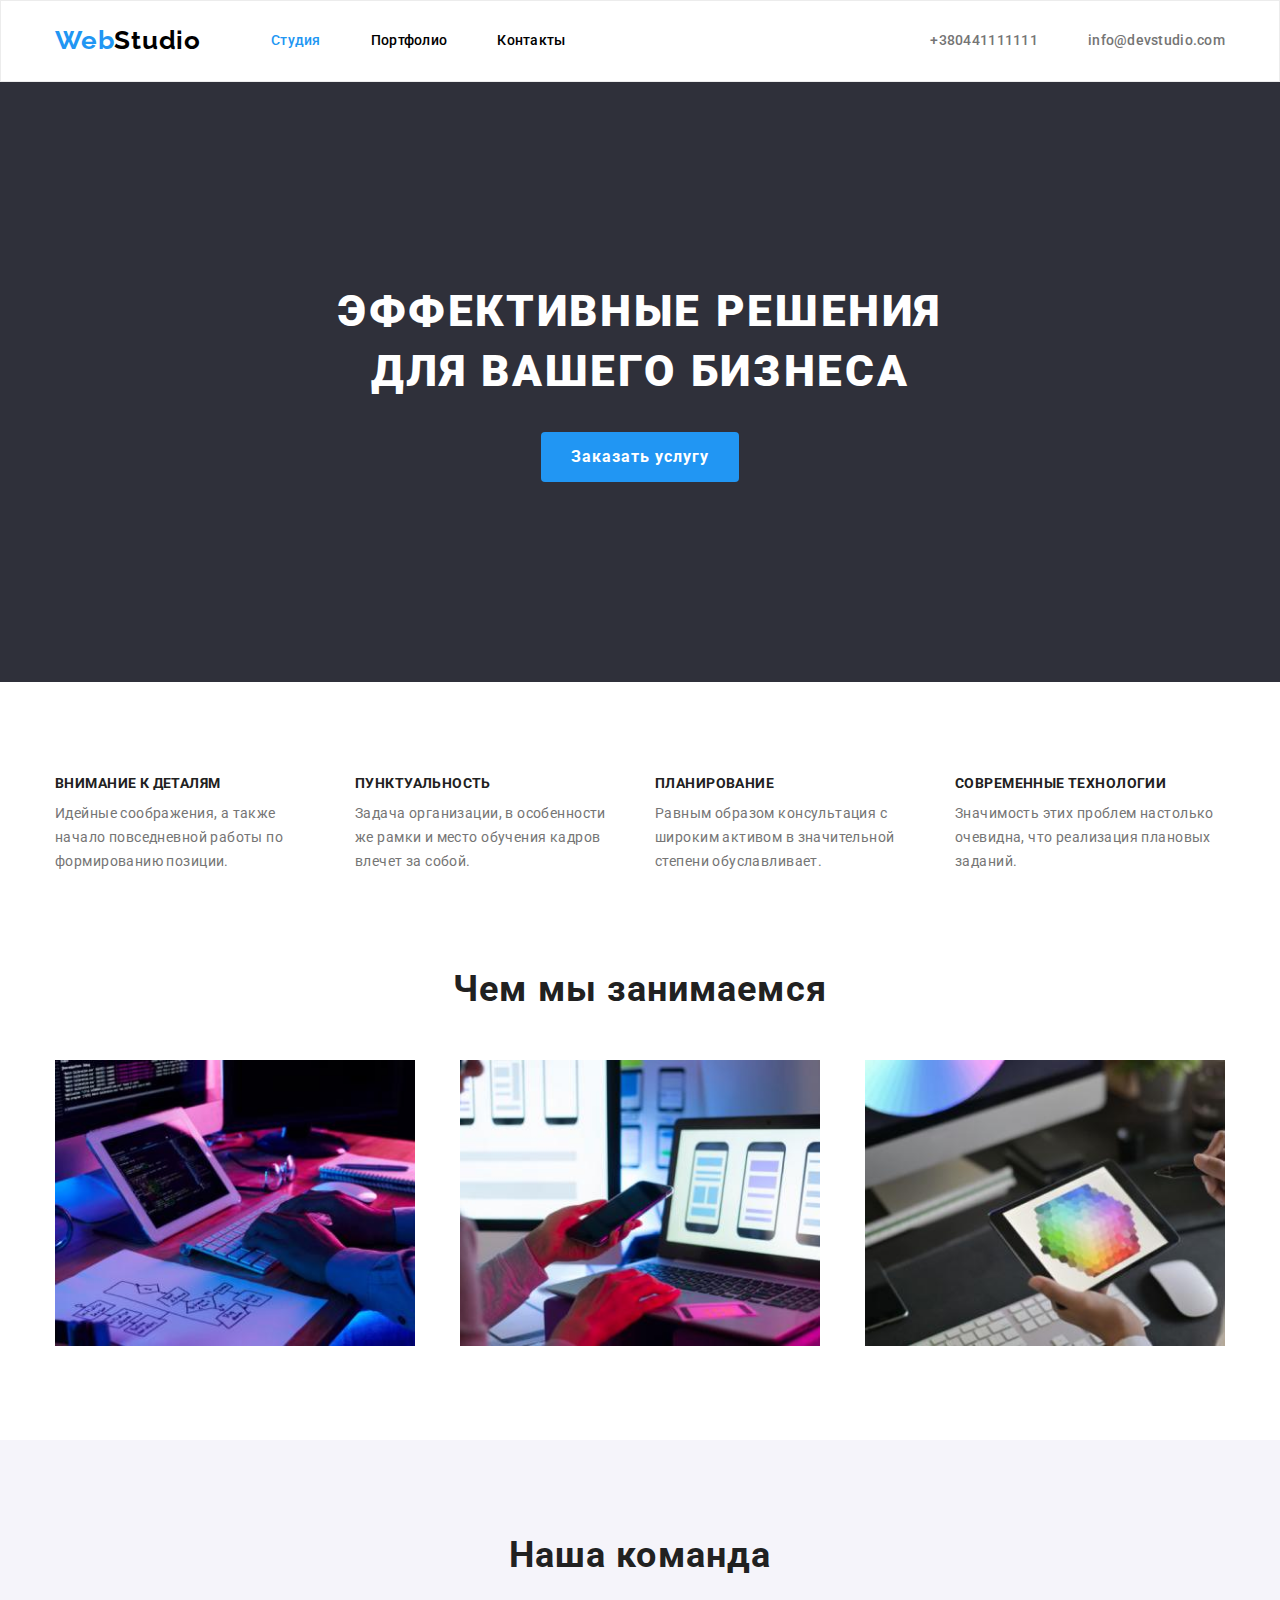
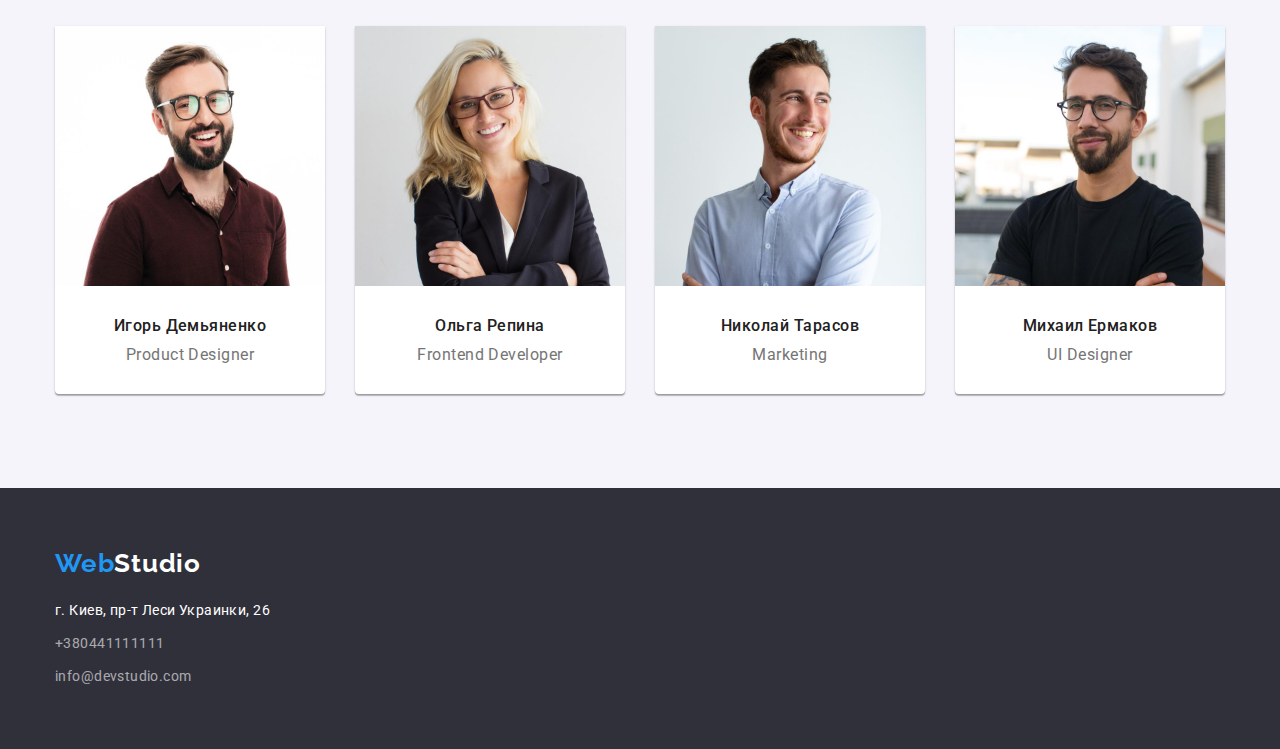
<file: index.html>
<!DOCTYPE html>
<html lang="ru">
<head>
    <meta charset="UTF-8">
    <meta http-equiv="X-UA-Compatible" content="IE=edge">
    <meta name="viewport" content="width=device-width, initial-scale=1.0">
    <title>WebStudio</title>
    <link rel="preconnect" href="https://fonts.googleapis.com">
    <link rel="preconnect" href="https://fonts.gstatic.com" crossorigin>
    <link href="https://fonts.googleapis.com/css2?family=Raleway:wght@700&family=Roboto:wght@400;500;700;900&display=swap"
        rel="stylesheet">
        <link rel="stylesheet" href="./css/modern-normalize.css">
    <link rel="stylesheet" href="./css/styles.css" />
</head>

<body>
    <header class="header">
        <div class="container header-container">
        <nav class="header-navigation">
        <a class="header-logo link" href="./index.html" lang="en">Web<span class="second-half-logo">Studio</span></a>
                <ul class="header-list list">
                    <li class="navigation-item"><a class="header-link link current" href="./index.html" >Студия</a></li>
                    <li class="navigation-item"><a class="header-link link" href ="./portfolio.html" >Портфолио</a></li>
                    <li class="navigation-item"><a class="header-link link" href ="">Контакты</a></li>
                </ul>
        </nav>
        <div class="header-right">
        <ul class="header-contacts-list list">
            <li class="header-contacts"><a class="contacts-link link" href="tel:+38044111111">+380441111111</a></li>
            <li class="header-contacts"><a class="contacts-link link" href="mailto:info@devstudio.com">info@devstudio.com</a></li>
        </ul>
        </div>
        </div>
    </header>

    <main>
        <section class="main-site-section section">
            <div class="container main-container">
            <h1 class="main-title">Эффективные решения для вашего бизнеса</h1>
            <button class="main-section-btn btn" type="button">Заказать услугу</button>
        </div>
        </section>
        
        <section class="hero">
            <div class="container hero-container">
        <h2 hidden>О нас</h2>
            <ul class="hero-list list">
          <li class="hero-item">
            <h3 class="hero-title">Внимание к деталям</h3>
            <p class="hero-after-title">Идейные соображения, а также начало повседневной работы по формированию позиции.</p>
        </li>

        <li class="hero-item">
            <h3 class="hero-title">Пунктуальность</h3>
            <p class="hero-after-title">Задача организации, в особенности же рамки и место обучения кадров влечет за собой.</p>
        </li>

        <li class="hero-item">
            <h3 class="hero-title">Планирование</h3>
            <p class="hero-after-title">Равным образом консультация с широким активом в значительной степени обуславливает.</p>
        </li>
        
        <li class="hero-item">
            <h3 class="hero-title">Современные технологии</h3>
            <p class="hero-after-title">Значимость этих проблем настолько очевидна, что реализация плановых заданий.</p>
        </li>
        </ul>
    </div>
    </section>

        <section class="about-us">
       <div class="container">
            <h2 class="about-us-title">Чем мы занимаемся</h2>
            <ul class="about-us-list list">
                <li class="aboutus-item"><img src="./images/about-img-1.jpg" alt="набирает код" width="370" height="294"></li>
                <li class="aboutus-item"><img src="./images/about-img-2.jpg" alt="делает дизайн" width="370" height="294"></li>
                <li class="aboutus-item"><img src="./images/about-img-3.jpg" alt="планшет" width="370" height="294"></li>
            </ul>
        </div>
    </section>

       <section class="ourteam section">
           <div class="container">
            <h2 class="ourteam-general-title">Наша команда</h2>
            <ul class="ourteam-list">
                <li class="ourteam-emp">
                    <img src="./images/ourteam-img1.jpg" alt="игорь" width="270" height="260"> 
                <div class="ourteam-content">
                    <h3 class="ourteam-title">Игорь Демьяненко</h3>
                <p class="ourteam-after-title" lang="en">Product Designer</p>
                </div>
                </li>

                <li class="ourteam-emp">
                    <img src="./images/ourteam-img2.jpg" alt="ольга" width="270" height="260">
                    <div class="ourteam-content">
                <h3 class="ourteam-title">Ольга Репина</h3>
                <p class="ourteam-after-title" lang="en">Frontend Developer</p>
                </div>
                </li>

                <li class="ourteam-emp">
                    <img src="./images/ourteam-img3.jpg" alt="николай" width="270" height="260">
                    <div class="ourteam-content">
                <h3 class="ourteam-title">Николай Тарасов</h3>
                <p class="ourteam-after-title" lang="en">Marketing</p>
                </div>
                </li>

                <li class="ourteam-emp">
                    <img src="./images/ourteam-img4.jpg" alt="михаил" width="270" height="260">
                    <div class="ourteam-content">
                <h3 class="ourteam-title">Михаил Ермаков</h3>
                <p class="ourteam-after-title" lang="en">UI Designer</p>
                </div>
                </li>
            </ul>
            </div>
       </section>
    </main>

<footer class="footer">
    <div class="container"> 
    <a class="footer-logo link" href="./index.html" lang="en">Web<span class="second-half-footer">Studio</span></a>

    <address>
        <ul class="footer-list list">
            <li class="footer-item-map"><a class="footer-link link" href="https://goo.gl/maps/9pJqKWq2jwtpLrGC7" 
                target="_blank" 
                rel="noopener noreferrer">г. Киев, пр-т Леси Украинки, 26</a> 
            </li> 
            <li class="footer-item"><a class="footer-second-link link" href="tel:+38044111111">+380441111111</a></li>
            <li class="footer-item"><a class="footer-third-link link" href="mailto:info@devstudio.com">info@devstudio.com</a></li>
        </ul>
    </address>
    </div>

</footer>
</body>
</html>
</file>
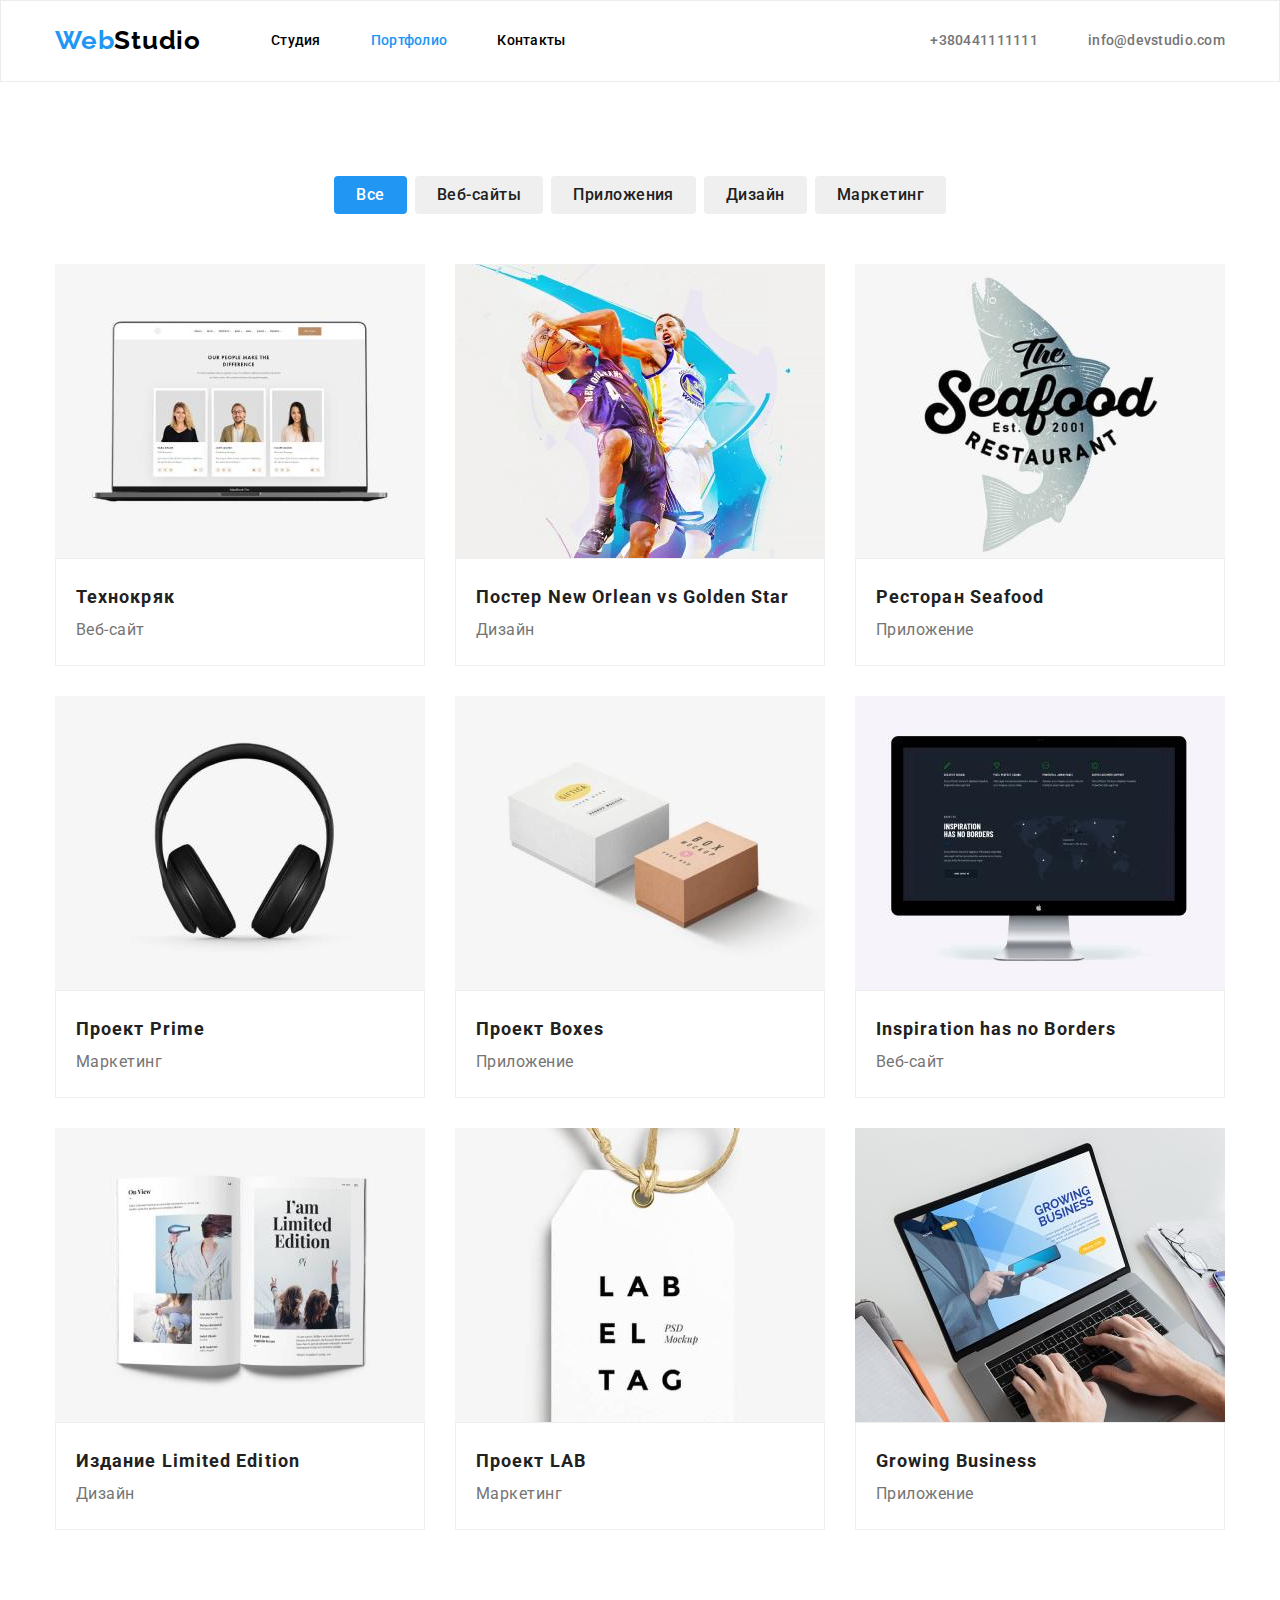
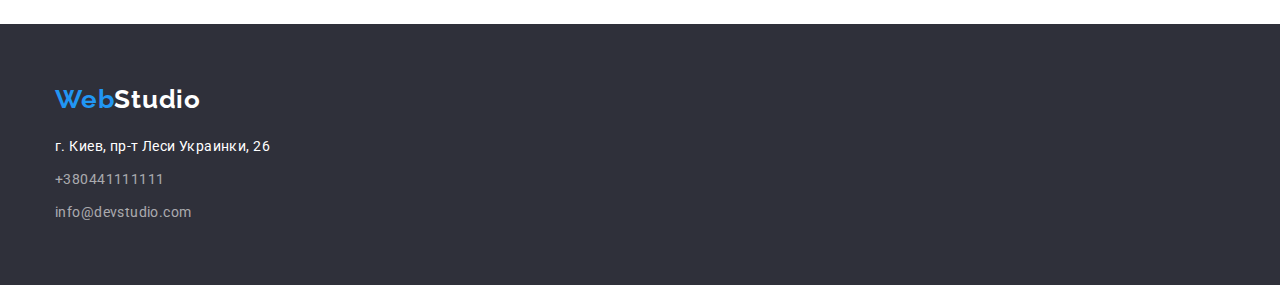
<file: portfolio.html>
<!DOCTYPE html>
<html lang="ru">

<head>
    <meta charset="UTF-8">
    <meta http-equiv="X-UA-Compatible" content="IE=edge">
    <meta name="viewport" content="width=device-width, initial-scale=1.0">
    <title>WebStudio</title>
    <link rel="preconnect" href="https://fonts.googleapis.com">
    <link rel="preconnect" href="https://fonts.gstatic.com" crossorigin>
    <link
        href="https://fonts.googleapis.com/css2?family=Raleway:wght@700&family=Roboto:wght@400;500;700;900&display=swap"
        rel="stylesheet">
        <link rel="stylesheet" href="./css/modern-normalize.css">
    <link rel="stylesheet" href="./css/styles.css" />
</head>

<body>
    <header class="header">
        <div class="container header-container">
            <nav class="header-navigation">
                <a class="header-logo link" href="./index.html" lang="en">Web<span
                        class="second-half-logo">Studio</span></a>
                <ul class="header-list list">
                    <li class="navigation-item"><a class="header-link link" href="./index.html">Студия</a></li>
                    <li class="navigation-item"><a class="header-link link current" href="./portfolio.html">Портфолио</a></li>
                    <li class="navigation-item"><a class="header-link link" href="">Контакты</a></li>
                </ul>
            </nav>
            <div class="header-right">
                <ul class="header-contacts-list list">
                    <li class="header-contacts"><a class="contacts-link link" href="tel:+38044111111">+380441111111</a>
                    </li>
                    <li class="header-contacts"><a class="contacts-link link"
                            href="mailto:info@devstudio.com">info@devstudio.com</a></li>
                </ul>
            </div>
        </div>
    </header>

    <main>
        <section class="portfolio">
            <div class="container portfolio-container">
                
                <h1 class="visually-hidden">Портфолио</h1>
               
            <ul class="buttons-list list">
            <li class="buttons-list-item"><button class="portfolio-button current-button" type="button">Все</button></li>
            <li class="buttons-list-item"><button class="portfolio-btn" type="button">Веб-сайты</button></li>
            <li class="buttons-list-item"><button class="portfolio-btn" type="button">Приложения</button></li>
            <li class="buttons-list-item"><button class="portfolio-btn" type="button">Дизайн</button></li>
            <li class="buttons-list-item"><button class="portfolio-btn" type="button">Маркетинг</button></li>
            </ul>

            <div>
            <ul class="portfolio-list list">
        <li class="portfolio-list-item"><img src="./images/port-img-1.jpg" alt="веб-сайт" width="370" height="294">
            <div class="portfolio-content">
            <h2 class="portfolio-list-gentitle">Технокряк</h2>
            <p class="portfolio-list-title">Веб-сайт</p>
            </div>
        </li>

            <li class="portfolio-list-item"><img src="./images/port-img-2.jpg" alt="дизайн" width="370" height="294">
            <div class="portfolio-content">
                <h2 class="portfolio-list-gentitle">Постер New Orlean vs Golden Star</h2>
            <p class="portfolio-list-title">Дизайн</p>
            </div>
        </li>

            <li class="portfolio-list-item"><img src="./images/port-img-3.jpg" alt="приложение" width="370" height="294">
            <div class="portfolio-content">
                <h2 class="portfolio-list-gentitle">Ресторан Seafood</h2>
            <p class="portfolio-list-title">Приложение</p>
            </div>
        </li>

            <li class="portfolio-list-item"><img src="./images/port-img-4.jpg" alt="маркетинг" width="370" height="294">
            <div class="portfolio-content">
                <h2 class="portfolio-list-gentitle">Проект Prime</h2>
            <p class="portfolio-list-title">Маркетинг</p>
            </div>
        </li>

            <li class="portfolio-list-item"><img src="./images/port-img-5.jpg" alt="коробка" width="370" height="294">
            <div class="portfolio-content">
                <h2 class="portfolio-list-gentitle">Проект Boxes</h2>
            <p class="portfolio-list-title">Приложение</p>
            </div>
        </li>

            <li class="portfolio-list-item"><img src="./images/port-img-6.jpg" alt="сайт" width="370" height="294">
            <div class="portfolio-content">
                <h2 lang="en" class="portfolio-list-gentitle">Inspiration has no Borders</h2>
            <p class="portfolio-list-title">Веб-сайт</p>
            </div>
        </li>

            <li class="portfolio-list-item"><img src="./images/port-img-7.jpg" alt="издание" width="370" height="294">
            <div class="portfolio-content">
                <h2 class="portfolio-list-gentitle">Издание Limited Edition</h2>
            <p class="portfolio-list-title">Дизайн</p>
            </div>
        </li>

            <li class="portfolio-list-item"><img src="./images/port-img-8.jpg" alt="проект" width="370" height="294">
            <div class="portfolio-content">
                <h2 class="portfolio-list-gentitle">Проект LAB</h2>
            <p class="portfolio-list-title">Маркетинг</p>
            </div>
            </li>

            <li class="portfolio-list-item"><img src="./images/port-img-9.jpg" alt="бизнес" width="370" height="294">
                <div class="portfolio-content">
                <h2 class="portfolio-list-gentitle">Growing Business</h2>
                <p class="portfolio-list-title">Приложение</p>
                </div>
            </li>
            </ul>
        </div>
        </div>
        </section>
        </main>

        <footer class="footer">
            <div class="container">
                <div class="logo-footer">
                    <a class="footer-logo link" href="./index.html" lang="en">Web<span
                            class="second-half-footer">Studio</span></a>
                </div>
        
                <address>
                    <ul class="footer-list list">
                        <li class="footer-item-map"><a class="footer-link link" href="https://goo.gl/maps/9pJqKWq2jwtpLrGC7"
                                target="_blank" rel="noopener noreferrer">г. Киев, пр-т Леси Украинки, 26</a>
                        </li>
                        <li class="footer-item"><a class="footer-second-link link" href="tel:+38044111111">+380441111111</a>
                        </li>
                        <li class="footer-item"><a class="footer-third-link link"
                                href="mailto:info@devstudio.com">info@devstudio.com</a></li>
                    </ul>
                </address>
            </div>
        </footer>
        </body>
        </html>
</file>
<file: css/styles.css>
:root {
  --main-title-color: #ffffff;
  --second-title-color: #212121;
  --first-text-color: #757575;
  --second-text-color: rgba(255, 255, 255, 0.6);
  --third-text-color: #000000;
  --header-text-color: #2196f3;
  --accent-color: #2196f3;
  --main-site-section: #2f303a;
  --ourteam-section: #f5f4fa;
  --border-header-color: #ececec;
  --card-set-gap: 30px;
  --card-shadow: 0px 2px 1px -1px rgba (0, 0, 0, 0.2),
    0px 1px 3px 0px rgba(0, 0, 0, 0.14), 0px 1px 3px 0px rgba(0, 0, 0, 0.12);
}

html {
  box-sizing: border-box;
}


p,
h1,
h2,
h3,
h4,
h5,
h6 {
  margin: 0;
}

.list {
  list-style: none;
  padding: 0;
  margin: 0;
}

.link {
  text-decoration: none;
  color: inherit;
}

ul {
  margin: 0;
  padding: 0;
}

img {
  display: block;
  max-width: 100%;
  height: auto;
}

.container {
  width: 1200px;
  padding: 0 15px;
  margin: 0 auto;
}

.header-list {
  display: flex;
}

.header-navigation {
  display: flex;
  align-items: center;
}

.header-container {
  display: flex;
  align-items: center;
}

.header-right {
  margin-left: auto;
}

.header-logo {
  margin-right: 70px;
}

.navigation-item {
  margin-right: 50px;
  color: var(--third-text-color);
}

.navigation-item:last-child {
  margin-right: 0;
}

.header-contacts {
  margin-right: 50px;
}

.header-contacts:last-child {
  margin-right: 0;
}

body {
  font-family: "Roboto", sans-serif;
  color: var(--main-title-color);
  background-color: var(--main-title-color);
  letter-spacing: 0.03em;
}

.section {
  padding-top: 94px;
  padding-bottom: 94px;
  text-align: center;
}

/*-----------HEADER-------------*/

.header {
  border: 1px solid var(--border-header-color);
}

.header-contacts-list {
  display: flex;
}

.current {
  color: var(--header-text-color);
}

.header-link.current {
  color: var(--accent-color);
}

.header-link {
  display: flex;
  font-weight: 500;
  font-size: 14px;
  line-height: 1.14;
  letter-spacing: 0.02em;
  padding-top: 32px;
  padding-bottom: 32px;
}

.header-link:hover,
.header-link:focus,
.contacts-link:hover,
.contacts-link:focus {
  color: var(--accent-color);
}

.contacts-link {
  display: flex;
  font-weight: 500;
  font-size: 14px;
  line-height: 1.14;
  letter-spacing: 0.02em;
  color: var(--first-text-color);
  padding-top: 32px;
  padding-bottom: 32px;
}

.second-half-logo {
  font-family: Raleway, sans-serif;
  font-weight: bold;
  font-size: 26px;
  line-height: 1.2;
  letter-spacing: 0.03em;
  color: var(--third-text-color);
}

.header-logo {
  font-family: Raleway, sans-serif;
  font-weight: bold;
  font-size: 26px;
  line-height: 1.2;
  letter-spacing: 0.03em;
  color: var(--header-text-color);
  padding-top: 24px;
  padding-bottom: 24px;
}

.main-container {
  flex-direction: column;
}

.btn {
  display: block;
  border: none;
  letter-spacing: 0.03em;
  text-align: center;
  cursor: pointer;
  padding: 10px 30px;
  margin-left: auto;
  margin-right: auto;
  width: auto;
}

.main-title {
  font-weight: 900;
  font-size: 44px;
  line-height: 1.36;
  text-align: center;
  letter-spacing: 0.06em;
  text-transform: uppercase;
  color: var(--main-title-color);
  width: 696px;
  margin-left: auto;
  margin-right: auto;
  margin-bottom: 30px;
}

/*-----------HERO-------------*/

.hero-container {
  display: flex;
  align-items: flex-start;
}

.hero-list {
  display: flex;
}

.hero-item {
  margin-right: 30px;
  width: 270px;
}

.hero-item:last-child {
  margin-right: 0;
}

.hero-title {
  margin-bottom: 10px;
}

.ourteam-general-title {
  margin-bottom: 50px;
}

.ourteam-content {
  padding: 30px 0;
}

.ourteam-content:last-child {
  margin-right: 0;
}

.visually-hidden {
  position: absolute;
  white-space: nowrap;
  width: 1px;
  height: 1px;
  overflow: hidden;
  border: 0;
  padding: 0;
  clip: rect(0 0 0 0);
  clip-path: inset(50%);
  margin: -1px;
}

.main-section-btn {
  border: none;
  cursor: pointer;
  border-radius: 4px;
  font-family: inherit;
  cursor: pointer;
  font-weight: bold;
  font-size: 16px;
  line-height: 1.9;
  display: flex;
  align-items: center;
  text-align: center;
  letter-spacing: 0.06em;
  color: var(--main-title-color);
  background-color: var(--header-text-color);
}

.main-section-btn:hover {
  color: var(--main-title-color);
  background-color: var(--accent-color);
}
.main-section-btn:focus {
  color: var(--main-title-color);
}

.portfolio-button {
  font-family: Roboto;
  font-weight: 500;
  font-size: 16px;
  line-height: 1.62;
  text-align: center;
  justify-content: center;
  letter-spacing: 0.03em;
  color: var(--main-title-color);
  cursor: pointer;
  border: 0;
  border-radius: 4px;
  padding: 6px 22px;
  height: 38px;
  min-width: 73px;
}

.portfolio-btn:focus {
  color: var(--main-title-color);
  background-color: var(--header-text-color);
}

.current-button {
  display: flex;
  cursor: pointer;
  border-radius: 4px;
  border: 0;
  justify-content: center;
  text-align: center;
  color: var(--main-title-color);
  background-color: var(--header-text-color);
  font-style: var(--main-title-color);
  margin-left: auto;
  margin-right: auto;
}

.main-site-section {
  background-color: var(--main-site-section);
  text-align: center;
  padding-top: 200px;
  padding-bottom: 200px;
}

.hero {
  display: flex;
  justify-content: flex-start;
  padding-top: 94px;
  padding-bottom: 94px;
}

.hero-title {
  display: flex;
  justify-content: flex-start;
  font-weight: bold;
  font-size: 14px;
  line-height: 1.14;
  letter-spacing: 0.03em;
  text-transform: uppercase;
  color: var(--second-title-color);
}

.hero-after-title {
  font-weight: normal;
  font-size: 14px;
  line-height: 1.71;
  letter-spacing: 0.03em;
  color: var(--first-text-color);
}

.about-us {
  padding-top: 0;
  padding-bottom: 94px;
}

.about-us-title {
  font-weight: bold;
  font-size: 36px;
  line-height: 1.17;
  text-align: center;
  letter-spacing: 0.03em;
  margin-bottom: 50px;
  color: var(--second-title-color);
}

.about-us-list {
  display: flex;
  flex-wrap: wrap;
}

.aboutus-item {
  flex-basis: calc(100% / 3 - 30px);
  margin-right: auto;
  margin-bottom: auto;

}

.about-us-list:last-child {
  margin-right: 0;
}

.aboutus-item:last-child {
  margin-right: 0;
}

.ourteam {
  background: var(--ourteam-section);
}

.ourteam-list {
  display: flex;
  flex-wrap: wrap;
  text-align: center;
  list-style: none;
}

.ourteam-list:last-child {
  margin-right: 0;
}

.ourteam-emp {
  margin-right: 30px;
  box-shadow: 0px 1px 3px rgba(0, 0, 0, 0.12), 0px 1px 1px rgba(0, 0, 0, 0.14),
    0px 2px 1px rgba(0, 0, 0, 0.2);
  border-radius: 0px 0px 4px 4px;
  background-color: var(--main-title-color);
}

.ourteam-emp:last-child {
  margin-right: 0;
}


.ourteam-general-title {
  font-weight: bold;
  font-size: 36px;
  line-height: 1.17;
  text-align: center;
  letter-spacing: 0.03em;
  color: var(--second-title-color);
}

.ourteam-title {
  margin-bottom: 10px;
  font-weight: 500;
  font-size: 16px;
  line-height: 1.19;
  text-align: center;
  letter-spacing: 0.03em;
  color: var(--second-title-color);
}

.ourteam-after-title {
  font-weight: normal;
  font-size: 16px;
  line-height: 1.19;
  text-align: center;
  letter-spacing: 0.03em;
  color: var(--first-text-color);
}

/*----------FOOTER---------------*/

.footer {
  background: var(--main-site-section);
  padding-top: 60px;
  padding-bottom: 60px;
}

.logo-footer {
  display: block;
}

.footer-logo {
  font-family: Raleway;
  font-style: normal;
  font-weight: bold;
  font-size: 26px;
  line-height: 1.2;
  letter-spacing: 0.03em;
  color: var(--header-text-color);
  text-align: left;
}

.second-half-footer {
  font-family: Raleway;
  font-style: normal;
  font-weight: bold;
  font-size: 26px;
  line-height: 1.2;
  letter-spacing: 0.03em;
  color: var(--main-title-color);
}

.footer-link {
  display: block;
  font-style: normal;
  font-weight: normal;
  font-size: 14px;
  line-height: 1.71;
  letter-spacing: 0.03em;
  color: var(--main-title-color);
}

.footer-second-link,
.footer-third-link {
  font-style: normal;
  font-weight: normal;
  font-size: 14px;
  line-height: 1.71;
  letter-spacing: 0.03em;
  color: rgba(255, 255, 255, 0.6);
}

.footer-second-link {
  display: block;
}

.footer-third-link {
  display: block;
}

.footer-link:hover,
.footer-second-link:hover,
.footer-third-link:hover,
.footer-link:focus,
.footer-second-link:focus,
.footer-third-link:focus {
  color: var(--accent-color);
}

.footer-list {
  display: block;
  text-align: left;
  margin: 0;
  padding-top: 20px;
}

.logo-footer {
  display: flex;
  align-items: flex-start;
}

.footer-item {
  padding-top: 9px;
}

/*---------PORTFOLIO----------*/

.portfolio {
  padding-top: 94px;
  padding-bottom: 94px;
}

.portfolio-container {
  padding-bottom: 0;
}

.portfolio-btn {
  display: inline;
  font-family: Roboto;
  font-weight: 500;
  font-size: 16px;
  line-height: 1.62;
  text-align: center;
  letter-spacing: 0.03em;
  color: var(--second-title-color);
  cursor: pointer;
  border: 0;
  border-radius: 4px;
  padding: 6px 22px;
}

.portfolio-btn:hover {
  background-color: var(--accent-color);
  color: var(--main-title-color);
}

.portfolio-list-gentitle {
  font-weight: bold;
  font-size: 18px;
  line-height: 2;
  letter-spacing: 0.06em;
  color: var(--second-title-color);
}

.buttons-list {
  padding-top: 0;
  padding-right: 0;
  list-style-type: none;
  display: flex;
  justify-content: center;
  margin-bottom: 50px;
  text-align: center;
  letter-spacing: 0.03em;
  line-height: 1.62;
}

.buttons-list-item:last-child {
  margin-right: 0;
}

.buttons-list-item {
  display: flex;
  margin-right: 8px;
  border-radius: 4px;
}

.portfolio-list {
  display: flex;
  flex-wrap: wrap;
  margin-top: -30px;
  margin-left: -30px;
}

.portfolio-list-item {
  flex-basis: calc(100% / 3 - var(--card-set-gap));
  margin-top: var(--card-set-gap);
  margin-left: var(--card-set-gap);
}

.portfolio-content {
  box-shadow: var(--card-shadow);
  border: 1px solid #eeeeee;
}

.portfolio-content {
  padding: 20px;
}

.portfolio-list-title {
  display: flex;
  font-weight: normal;
  font-size: 16px;
  line-height: 1.87;
  letter-spacing: 0.03em;
  color: var(--first-text-color);
}

.buttons-list {
  display: flex;
  flex-wrap: wrap;
  justify-content: center;
}
</file>
